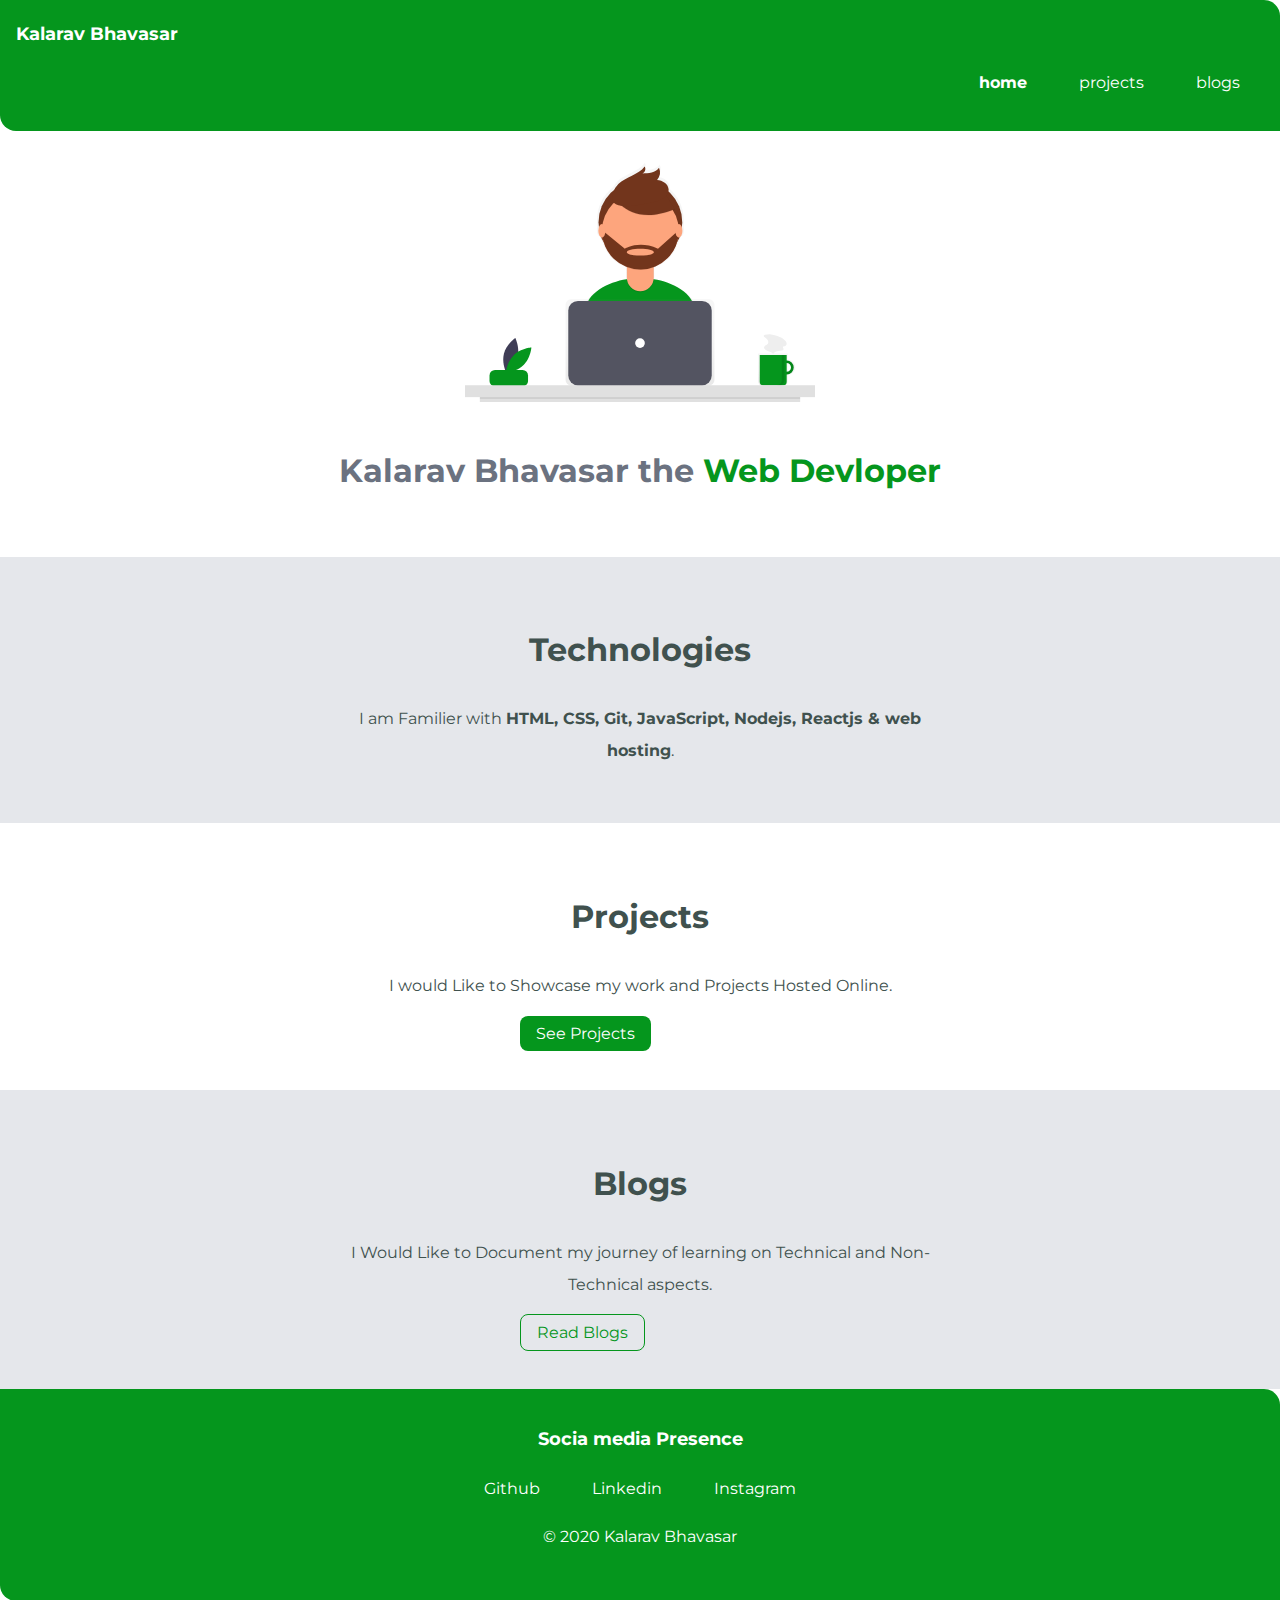
<file: index.html>
<!DOCTYPE html>
<html lang="en">
<head>
    <meta charset="UTF-8">
    <meta name="viewport" content="width=device-width, initial-scale=1.0">
    <title>home | Kalarav Bhavasar</title>
    <link href="style.css" rel="stylesheet"/>
    <link href="https://img.icons8.com/material/64/000000/manager--v1.png" rel="icon"/>    
    <link href="https://cdn.jsdelivr.net/npm/bootstrap@5.0.0-beta1/dist/css/bootstrap.min.css" rel="stylesheet" integrity="sha384-giJF6kkoqNQ00vy+HMDP7azOuL0xtbfIcaT9wjKHr8RbDVddVHyTfAAsrekwKmP1" crossorigin="anonymous">
    <script src="https://cdn.jsdelivr.net/npm/bootstrap@5.0.0-beta1/dist/js/bootstrap.bundle.min.js" integrity="sha384-ygbV9kiqUc6oa4msXn9868pTtWMgiQaeYH7/t7LECLbyPA2x65Kgf80OJFdroafW" crossorigin="anonymous"></script>

</head>
<body>
    <nav class="navigation container">
        <div class="nav-brand">Kalarav Bhavasar</div>
        <ul class="list-non-bullet nav-pill">
            <li class="list-item-inline">
                <a class="links link-active" href="/">home</a>
                
            </li>
            <li class="list-item-inline">
                <a class="links" href="/projects.html">projects</a>
            </li>
            <li class="list-item-inline">
                <a class="links" href="/blogs.html">blogs</a>
            </li>
        </ul>
    </nav>

    
    <header class="hero">
        <img class="hero-img" src="images/hero.svg"/>
        <h1 class="hero-heading"> Kalarav Bhavasar the <span class="heading-inverted"> Web Devloper</span></h1>
    </header>

    <section class="section ow">
        <div class="container container-center">
        <h1>Technologies</h1>
        <p>I am Familier with <strong> HTML, CSS, Git, JavaScript, Nodejs, Reactjs & web hosting</strong>.</p>
        </div>
    </section>

    <section class="section">
        <div class="container container-center">
        <h1>Projects</h1>
        <p>I would Like to Showcase my work and Projects Hosted Online.</p>
        <a class="links primary-link ml" href="/projects.html"> See Projects</a>
        </div>
    </section>

    <section class="section ow">
        <div class="container container-center">
        <h1>Blogs</h1>
        <p>I Would Like to Document my journey of learning on Technical and Non-Technical aspects.</p>
        <a class="links secondary-link ml" href="/blogs.html">Read Blogs</a>
        </div>
    </section>

    <footer class="footer"> 
        <div class="footer-header">Socia media Presence</div>
        <ul class="social-link list-non-bullet">
            <li class="list-item-inline">
                <a class="links" href="https://github.com/Greencoad">Github</a>
            </li>
            <li class="list-item-inline">
                <a class="links" href="https://www.linkedin.com/in/kalarav-bhavsar-7ba287111/">Linkedin</a>
            </li>
            <li class="list-item-inline">
                <a class="links" href="https://www.instagram.com/kalrav_bhavsar/">Instagram</a>
            </li>
        </ul>
        <p> © 2020 Kalarav Bhavasar</p>
    </footer>

</body>
</html>
</file>
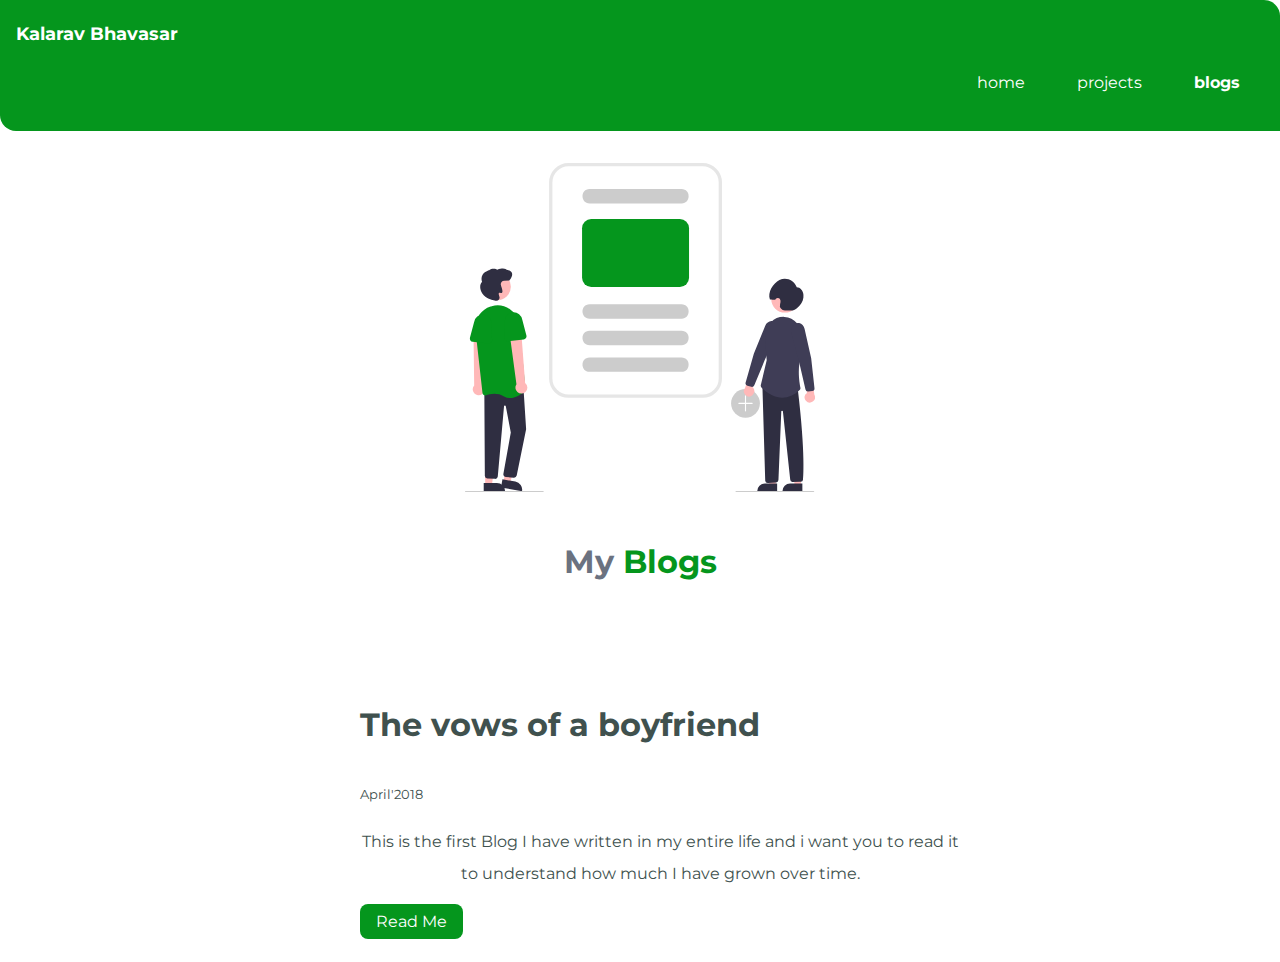
<file: blogs.html>
<!DOCTYPE html>
<html lang="en">
<head>
    <meta charset="UTF-8">
    <meta name="viewport" content="width=device-width, initial-scale=1.0">
    <link a href="style.css" rel="stylesheet"/>
    <title>blogs | Kalarav Bhavasar</title>
    </head>
<body>

    <nav class="navigation container">
        <div class="nav-brand">Kalarav Bhavasar</div>
        <ul class="list-non-bullet nav-pill">
            <li class="list-item-inline">
                <a class="links" href="/">home</a>
            </li>
            <li class="list-item-inline">
                <a class="links" href="/projects.html">projects</a>
            </li>
            <li class="list-item-inline">
                <a class="links link-active" href="/blogs.html">blogs</a>
            </li>
        </ul>
    </nav>
    <header class="hero">
        <img class="hero-img" src="images/blog.svg"/>
       <h1 class="hero-heading">My <span class="heading-inverted">Blogs</span></h1>
    </header>

    <ul class="list-non-bullet">

        <li>
            <div class="container container-center">
            <h1>The vows of a boyfriend</h1>
            <small> April'2018</small>
            <p> This is the first Blog I have written in my entire life and i want you to read it to understand how much I have grown over time.</p>
            <a class="links primary-link" href="https://draft.blogger.com/blog/post/edit/preview/9223325166620027628/1692323935406633584">Read Me</a>
            </div>
        </li>

    </ul>
</body>
</html>
</file>
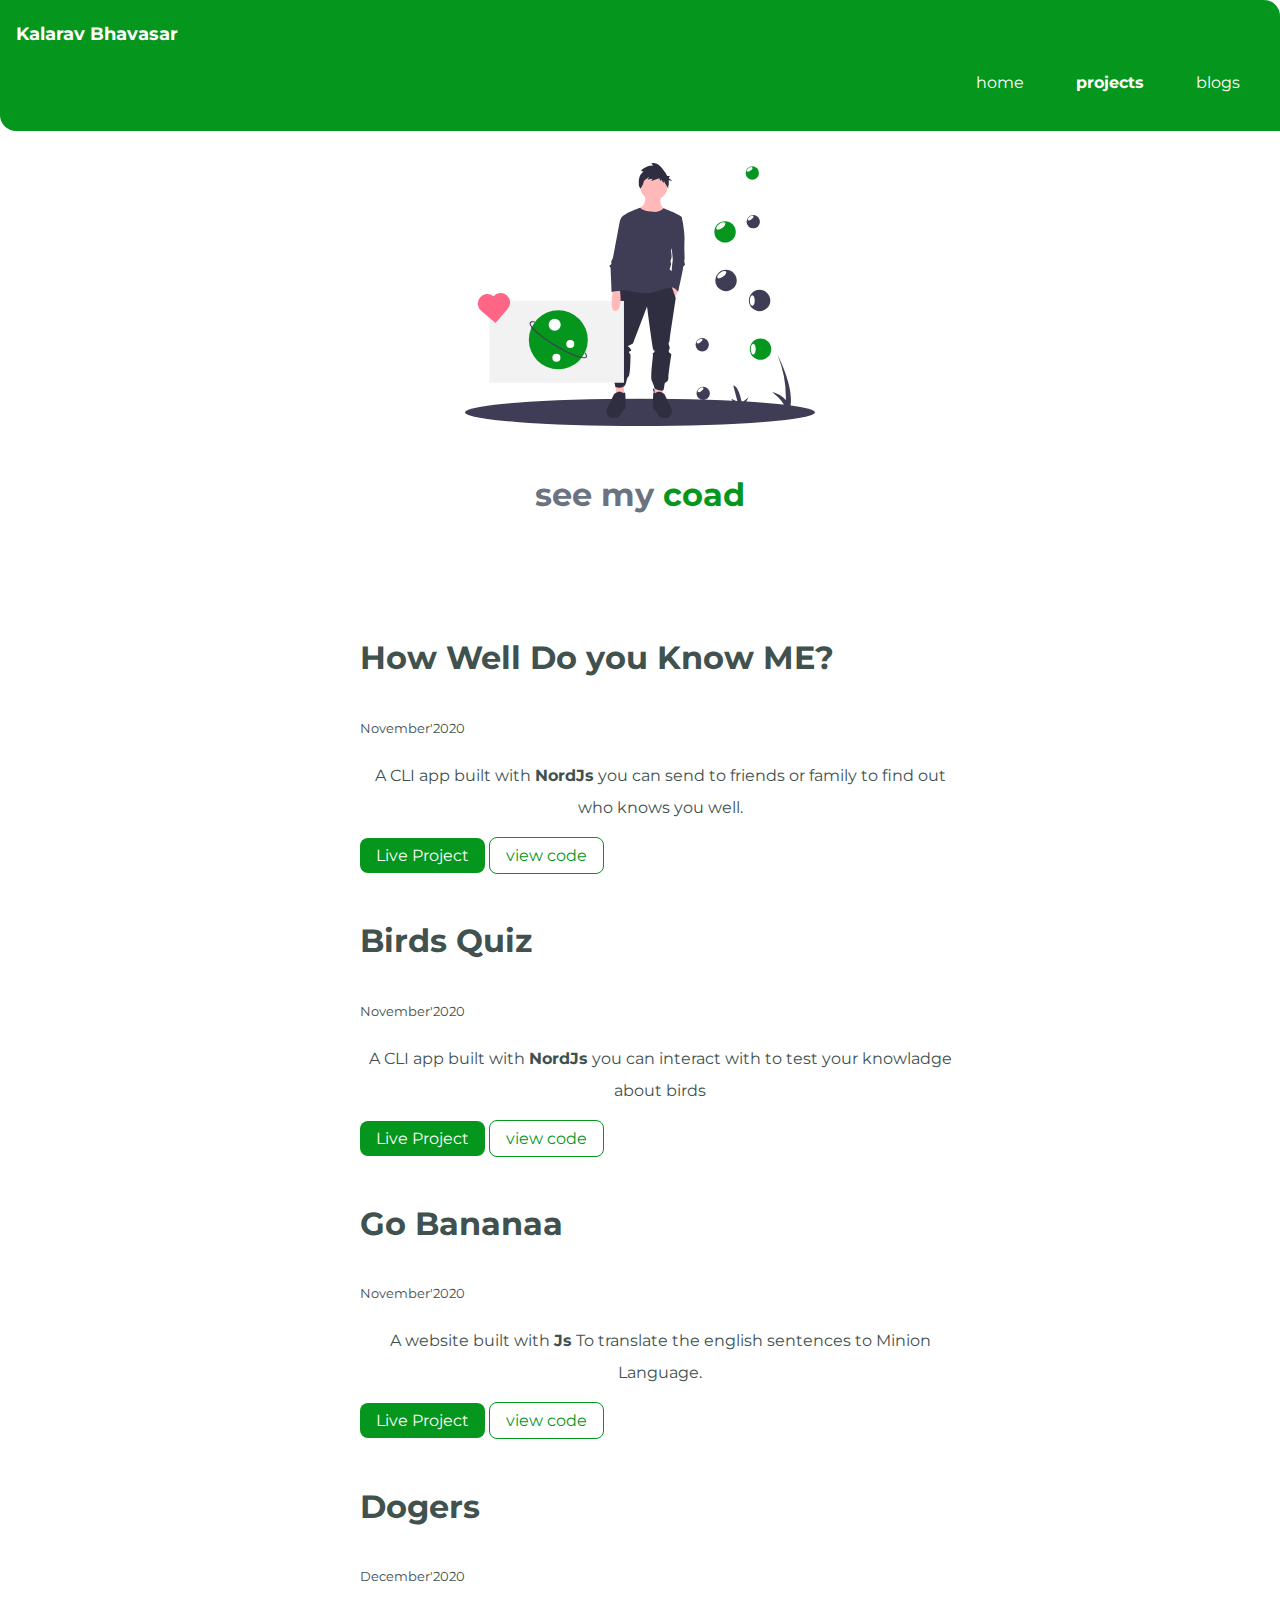
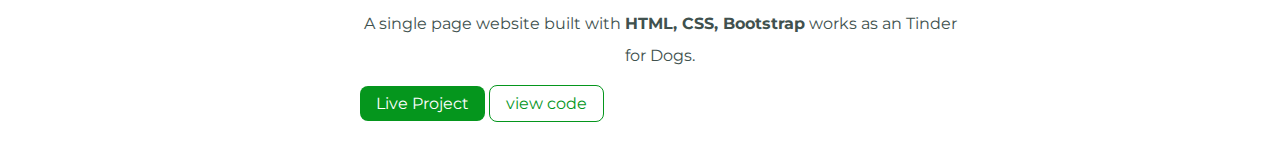
<file: projects.html>
<!DOCTYPE html>
<html lang="en">
<head>
    <meta charset="UTF-8">
    <meta name="viewport" content="width=device-width, initial-scale=1.0">
    <title> Projects | kalarav Bhavasar</title>
    <link href="style.css" rel="stylesheet"/>
</head>
<body>
    
    <nav class="navigation container">
        <div class="nav-brand">Kalarav Bhavasar</div>
        <ul class="list-non-bullet nav-pill">
            <li class="list-item-inline">
                <a class="links" href="/">home</a>
            </li>
            <li class="list-item-inline">
                <a class="links link-active" href="/projects.html">projects</a>
            </li>
            <li class="list-item-inline">
                <a class="links" href="/blogs.html">blogs</a>
            </li>
        </ul>
    </nav>  

    <header class="hero">
        <img class="hero-img" src="images/undraw_inspiration_lecl.svg"/>
        <h1 class="hero-heading"> see my<span class="heading-inverted"> coad</span></h1>
    </header>

    <ul class="list-non-bullet">

        
        <li>
            <div class="container container-center">
            <h1>How Well Do you Know ME?</h1>
            <small> November'2020</small>
            <p>A CLI app built with <strong>NordJs</strong> you can send to friends or family to find out who knows you well.</p>

            <a class="links primary-link" href="https://repl.it/@Greencoad/how-well-my-frnd-know-me#index.js">Live Project</a>
            <a class="links secondary-link" href="https://github.com/Greencoad/how-well-my-frnd-know-me/commit/c0d8b4244dfd37bc4ace235cead7166041ccbe82">view code</a>
        </div>
        </li>

        <li>
            <div class="container container-center">
            <h1>Birds Quiz</h1>
            <small> November'2020</small>
            <p>A CLI app built with <strong>NordJs</strong> you can interact with to test your knowladge about birds</p>
            <a class="links primary-link" href="https://birdquiz.netlify.app/">Live Project</a>
            <a class="links secondary-link" href="https://github.com/Greencoad/Birds_quiz/commit/4ecfdb85cdd83ef4907f69d4b69301d4b05bcfa8">view code</a>
            </div>
        </li>

        <li>
            <div class="container container-center">
            <h1>Go Bananaa</h1>
            <small> November'2020</small>
            <p>A website built with <strong>Js</strong> To translate the english sentences to Minion Language.</p>
            <a class="links primary-link" href="https://go-bananaa.netlify.app/">Live Project</a>
            <a class="links secondary-link" href="https://github.com/Greencoad/banana-talk">view code</a>
        </div>
        </li>

        <li>
            <div class="container container-center">
            <h1>Dogers</h1>
            <small> December'2020</small>
            <p>A single page website built with <strong>HTML, CSS, Bootstrap</strong> works as an Tinder for Dogs.</p>
            <a class="links primary-link" href="https://dogers.netlify.app/">Live Project</a>
            <a class="links secondary-link" href="https://github.com/Greencoad/TinDog-Start-master.git">view code</a>
        </div>
        </li>

    </ul>


</body>
</html>
</file>
<file: style.css>
@import url('https://fonts.googleapis.com/css2?family=Montserrat:wght@400;700&display=swap');

:root{
    --primary-color: #05961D;
    --off-white:#E5E7EB;
    --dark-gray: #6B7280; 
}

body{
    font-family: 'Montserrat', sans-serif;
    margin: 0px;
    color: #40514e;
    line-height: 2;
}

p{
    text-align: center;
}

hr{
    margin: 1.5rem 0rem;
}

.container{
    padding: 0.5rem 1rem;
}

.container-center{
    max-width: 600px;
    margin: auto;
}
.links{
    box-sizing: border-box;
    text-decoration: none;
    padding: 0.5rem 1rem;
    margin-top: 1rem;
    margin-bottom: 1rem;
}

.primary-link{
    background-color: var(--primary-color);
    border-radius: 0.5rem;
    color: white;
    text-align: center;
}

.secondary-link{
    color: var(--primary-color);
    border-radius: 0.5rem;
    border: 1px solid var(--primary-color);
}


.list-non-bullet{
    list-style: none;
}

.list-item-inline{
    display: inline;
    padding: 0rem 0.5rem;
}

.navigation{
    background-color: var(--primary-color);
    color: white;
    padding: 1rem;
    border-bottom-left-radius: 1rem;
    border-top-right-radius: 1rem;
}

.navigation .nav-pill{
    text-align: right;
}

.navigation .nav-brand{
    font-weight: bold;
    font-size: 1.1rem;
}

.navigation .links{
    color: white;
}

.navigation .link-active{
    font-weight: bold;
}

.hero{
    padding-top: 5rem;
    padding: 2rem;
}

.hero .hero-img{
    max-width: 350px;
    display: block;
    margin: auto;
}

.hero .hero-heading{
    padding-top: 1rem;
    color: var(--dark-gray);
    text-align: center;
}

.hero .hero-heading .heading-inverted{
    color: var(--primary-color);
}

.section{
    padding: 2rem;
}

.section h1{
    text-align: center;
}

.ml {
    margin-left: 30%;
}

.ow{
    background-color: var(--off-white);
}

.footer{
    background-color: var(--primary-color);
    padding: 2rem 1rem ;
    text-align: center;
    color: white;
    border-top-right-radius: 1rem;
    border-bottom-left-radius: 1rem;
}

.footer .footer-header{
    font-weight: bold;
    font-size: large;
}

.footer .links{
    color: white;
}

.footer ul{
    padding-inline-start: 0px;
}
</file>
